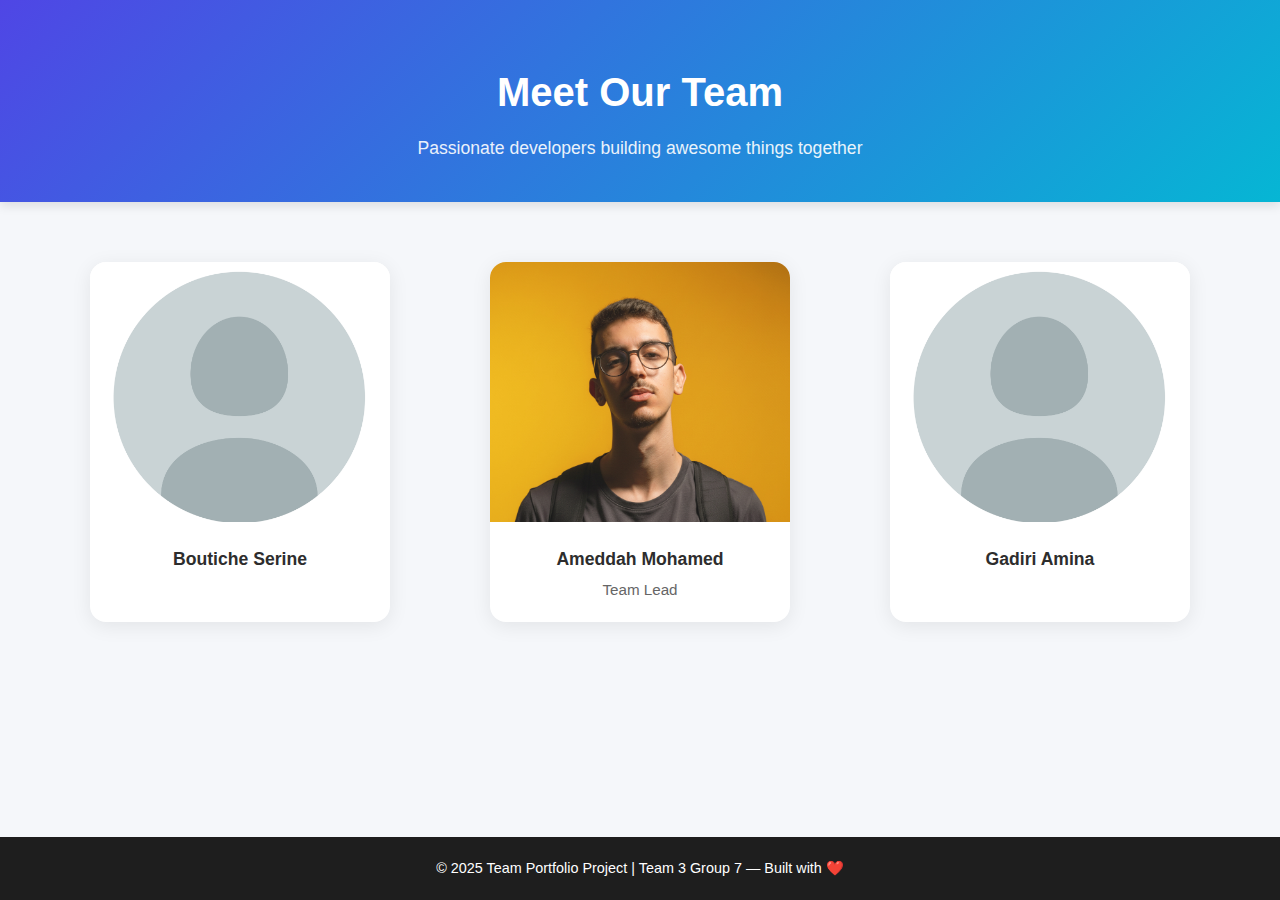
<file: index.html>
<!DOCTYPE html>
<html lang="en">
<head>
  <meta charset="UTF-8" />
  <meta name="viewport" content="width=device-width, initial-scale=1.0" />
  <title>Team Portfolio</title>
  <link rel="stylesheet" href="assets/css/style.css" />
</head>
<body>
  <header>
    <h1>Meet Our Team</h1>
    <p>Passionate developers building awesome things together</p>
  </header>

  <main>
    <section class="team-section">
      <div class="team-grid">
        
        

        <!-- Member 1 -->
        <div class="member-card">
          <img src="assets/images/default-pic.jpg" alt="Member 2" />
          <h3><a href="members-portfolios/boutiche-serine.html">Boutiche Serine</a></h3>

        </div>

        
        <!-- Member 2 -->
        <div class="member-card">
          <img src="assets/images/mohamed.jpg" alt="Member 1" />
          <h3><a href="members-portfolios/ameddah-mohamed.html">Ameddah Mohamed</a></h3>
          <p class="role">Team Lead</p>
        </div>

        <!-- Member 3 -->
        <div class="member-card">
          <img src="assets/images/default-pic.jpg" alt="Member 3" />
          <h3><a href="members-portfolios/gadiri-amina.html">Gadiri Amina</a></h3>


        </div>
      </div>
    </section>
  </main>

  <footer>
    <p>© 2025 Team Portfolio Project | Team 3 Group 7 — Built with ❤️</p>

  </footer>
</body>
</html>
</file>
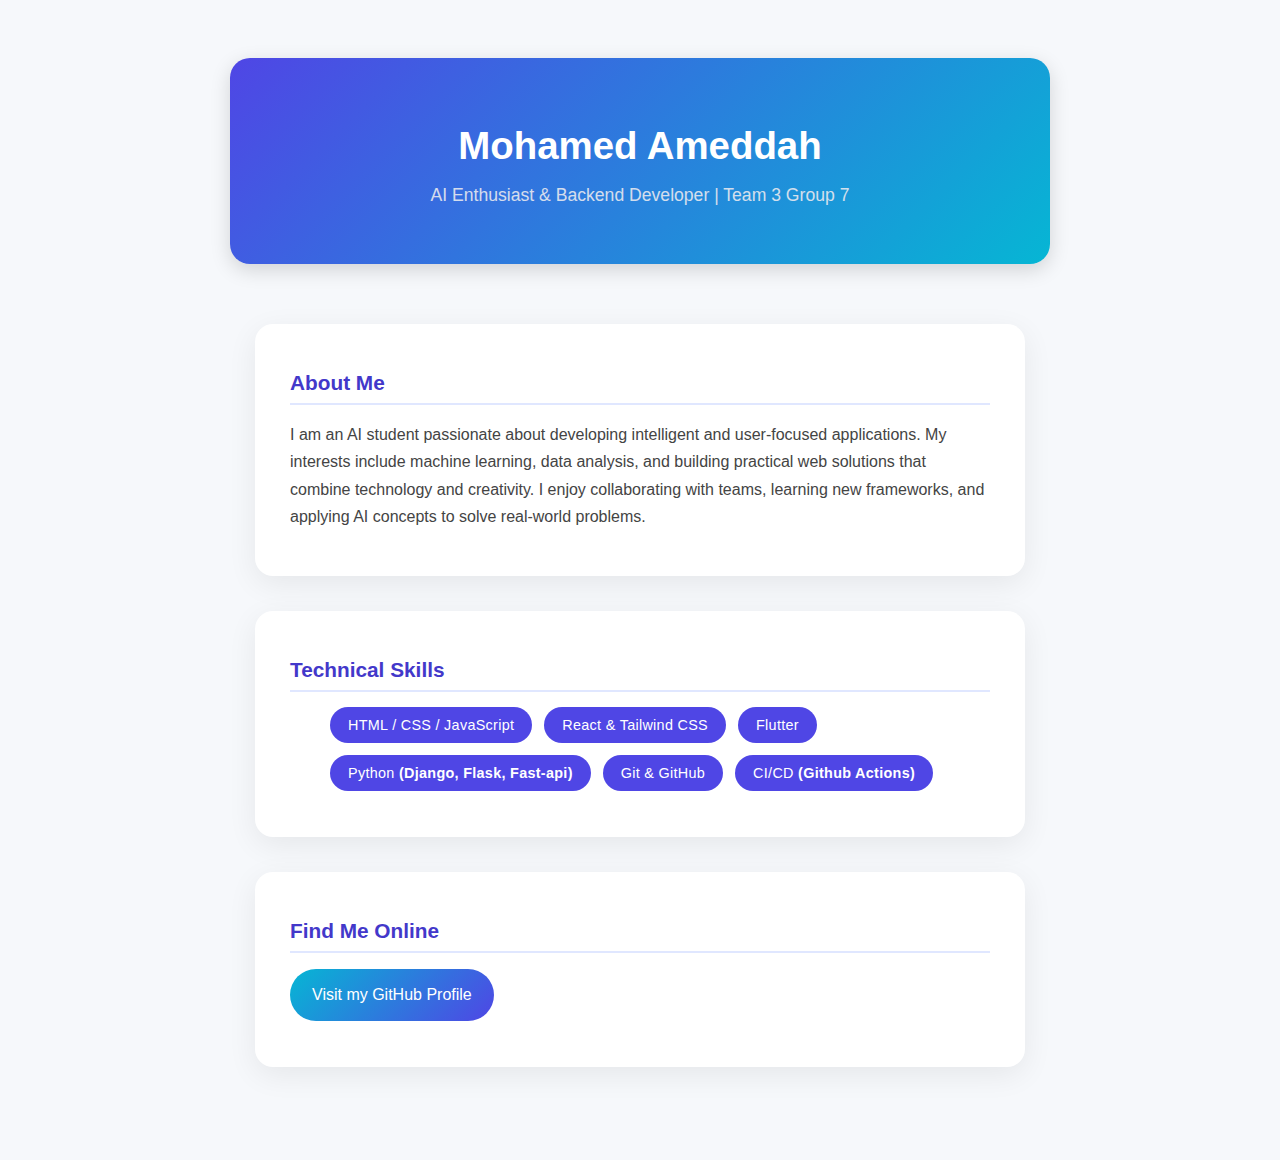
<file: members-portfolios/ameddah-mohamed.html>
<!DOCTYPE html>
<html lang="en">
<head>
  <meta charset="UTF-8">
  <meta name="viewport" content="width=device-width, initial-scale=1.0">
  <title>Mohamed Ameddah | Portfolio</title>
  <link rel="stylesheet" href="../assets/css/ameddah-mohamed.css">
</head>
<body class="profile-page">

  <header>
    <h1>Mohamed Ameddah</h1>
    <p>AI Enthusiast & Backend Developer | Team 3 Group 7</p>
  </header>

  <section class="bio">
    <h2>About Me</h2>
    <p>
        I am an AI student passionate about developing intelligent and user-focused applications.
        My interests include machine learning, data analysis, and building practical web solutions
        that combine technology and creativity. I enjoy collaborating with teams, learning new frameworks,
        and applying AI concepts to solve real-world problems.
    </p>
  </section>

  <section class="skills">
    <h2>Technical Skills</h2>
    <ul>
      <li>HTML / CSS / JavaScript</li>
      <li>React & Tailwind CSS</li>
      <li>Flutter</li>
      <li>Python <strong>(Django, Flask, Fast-api)</strong></li>
      <li>Git & GitHub</li>
      <li>CI/CD <strong>(Github Actions)</strong></li>
    </ul>
  </section>

  <section class="links">
    <h2>Find Me Online</h2>
    <p>
      <a href="https://github.com/Ameddah-Mohamed" target="_blank">Visit my GitHub Profile</a>
    </p>
  </section>

</body>
</html>
</file>
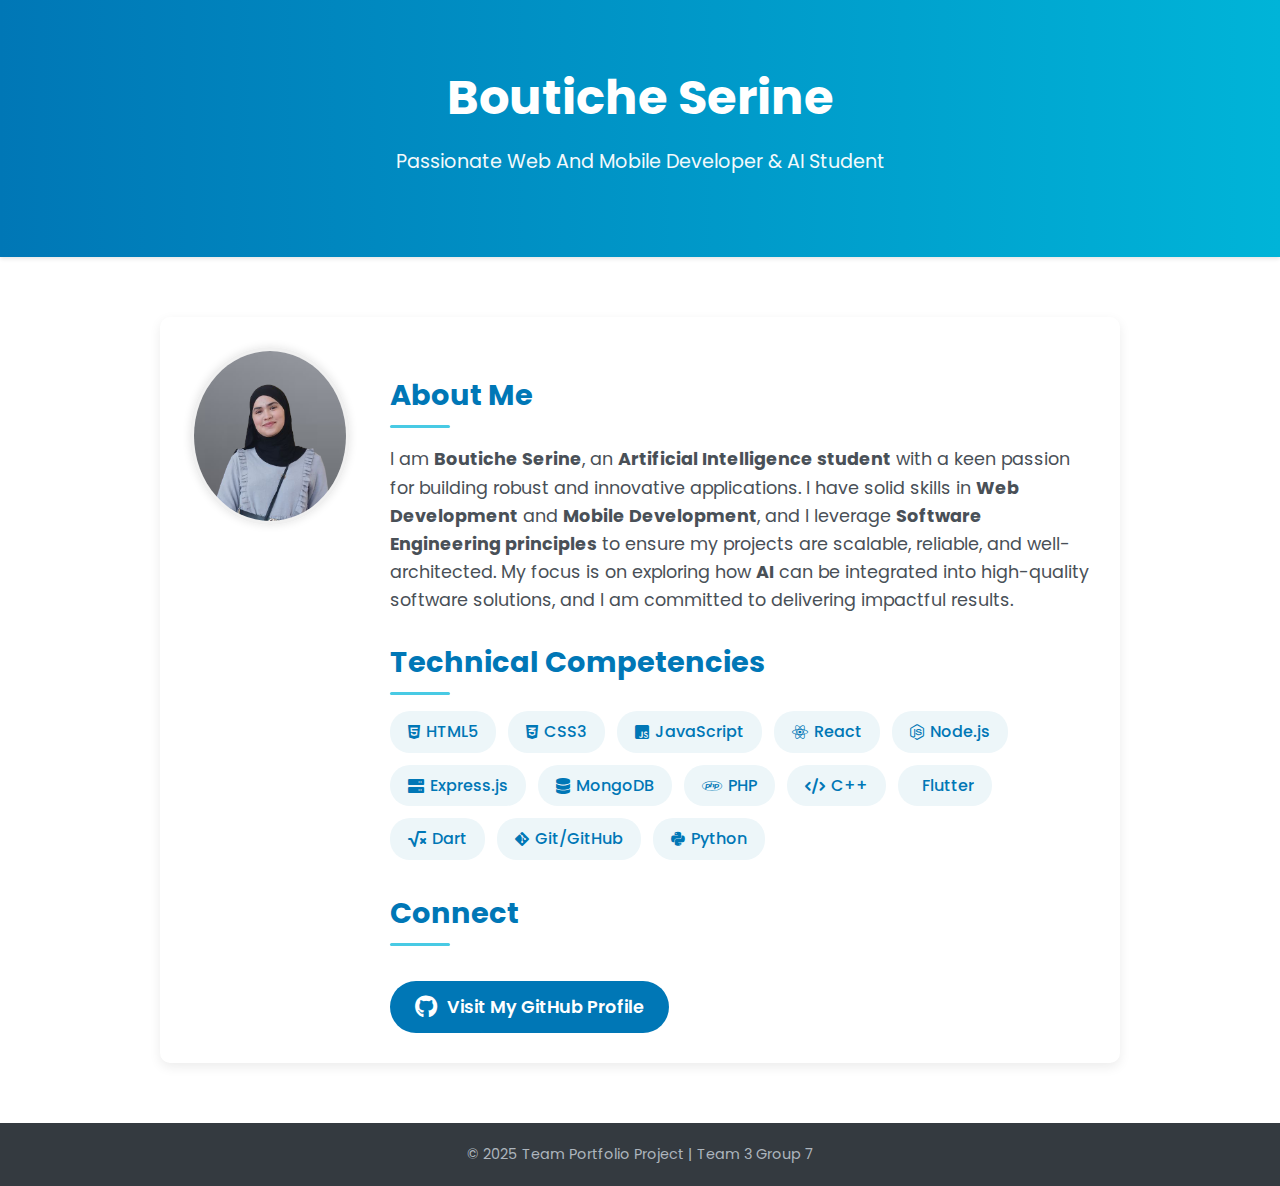
<file: members-portfolios/boutiche-serine.html>
<!DOCTYPE html>
<html lang="en">
<head>
    <meta charset="UTF-8">
    <meta name="viewport" content="width=device-width, initial-scale=1.0">
    <title>Boutiche Serine - Developer Profile</title>
    <link rel="stylesheet" href="../assets/css/boutiche-serine.css"> 
    <link href="https://fonts.googleapis.com/css2?family=Poppins:wght@400;600;700&display=swap" rel="stylesheet">
    <link rel="stylesheet" href="https://cdnjs.cloudflare.com/ajax/libs/font-awesome/6.0.0-beta3/css/all.min.css">
</head>
<body>
    <header class="profile-header">
        <div class="header-content">
            <h1>Boutiche Serine</h1>
            <p>Passionate Web And Mobile Developer & AI Student</p>
        </div>
    </header>

    <main class="profile-container">
        <section class="profile-card">
            <div class="profile-image-container">
                <img src="../assets/images/serine.png" alt="Boutiche Serine Profile" class="profile-photo"> 
            </div>
            <div class="profile-details">
                <h2>About Me</h2>
              <p>
        I am <strong>Boutiche Serine</strong>, an <strong>Artificial Intelligence student</strong> with a keen passion for building robust and innovative applications. I have solid skills in <strong>Web Development</strong> and <strong>Mobile Development</strong>, and I leverage <strong>Software Engineering principles</strong> to ensure my projects are scalable, reliable, and well-architected. My focus is on exploring how <strong>AI</strong> can be integrated into high-quality software solutions, and I am committed to delivering impactful results.
    </p>

                <h2>Technical Competencies</h2>
                <ul class="skills-list">
                    <li><i class="fab fa-html5"></i> HTML5</li>
                    <li><i class="fab fa-css3-alt"></i> CSS3</li>
                    <li><i class="fab fa-js-square"></i> JavaScript</li>
                    <li><i class="fab fa-react"></i> React</li>
                    <li><i class="fab fa-node-js"></i> Node.js</li>
                    <li><i class="fas fa-server"></i> Express.js</li>
                    <li><i class="fas fa-database"></i> MongoDB</li>
                    <li><i class="fab fa-php"></i> PHP</li>
                    <li><i class="fas fa-code"></i> C++</li>
                    <li><i class="fab fa-flutter"></i> Flutter</li>
                    <li><i class="fas fa-square-root-alt"></i> Dart</li>
                    <li><i class="fab fa-git-alt"></i> Git/GitHub</li>
                    <li><i class="fab fa-python"></i> Python</li>
                </ul>

                <h2>Connect</h2>
                <a href="https://github.com/B-serine" target="_blank" class="github-link">
                    <i class="fab fa-github"></i> Visit My GitHub Profile
                </a>
            </div>
        </section>
    </main>

    <footer class="profile-footer">
        &copy; 2025 Team Portfolio Project | Team 3 Group 7
    </footer>
</body>
</html>
</file>
<file: assets/css/ameddah-mohamed.css>
/* ===========================
  ameddah-mohamed.html style
=========================== */

.profile-page {
  background: #f6f8fb;
  font-family: "Poppins", sans-serif;
  color: #333;
  display: flex;
  flex-direction: column;
  align-items: center;
  padding: 50px 20px;
  min-height: 100vh;
}

/* Gradient name banner */
.profile-page header {
  text-align: center;
  background: linear-gradient(135deg, #4f46e5, #06b6d4);
  color: white;
  padding: 40px 60px;
  border-radius: 20px;
  box-shadow: 0 6px 20px rgba(0, 0, 0, 0.15);
  margin-bottom: 60px;
  max-width: 700px;
  width: 100%;
}

.profile-page header h1 {
  font-size: 2.4rem;
  font-weight: 700;
  margin-bottom: 8px;
}

.profile-page header p {
  font-size: 1.1rem;
  opacity: 0.9;
  color: #e6e8ef;
}

/* Card-style sections */
.profile-page section {
  background: white;
  width: 100%;
  max-width: 700px;
  margin-bottom: 35px;
  border-radius: 18px;
  padding: 30px 35px;
  box-shadow: 0 8px 30px rgba(0, 0, 0, 0.07);
  transition: transform 0.25s ease, box-shadow 0.25s ease;
}

.profile-page section:hover {
  transform: translateY(-4px);
  box-shadow: 0 10px 35px rgba(0, 0, 0, 0.1);
}

/* Section headers */
.profile-page section h2 {
  color: #4338ca;
  font-size: 1.3rem;
  margin-bottom: 15px;
  border-bottom: 2px solid #e0e7ff;
  padding-bottom: 8px;
}

/* Paragraphs */
.profile-page section p {
  font-size: 1rem;
  color: #444;
  line-height: 1.7;
}

/* Skills as soft rounded tags */
.profile-page .skills ul {
  list-style-type: none;
  display: flex;
  flex-wrap: wrap;
  gap: 12px;
  margin-top: 10px;
}

.profile-page .skills li {
  background: #4f46e5;
  color: white;
  padding: 10px 18px;
  border-radius: 30px;
  font-size: 0.9rem;
  letter-spacing: 0.3px;
  transition: background 0.2s ease, transform 0.2s ease;
}

.profile-page .skills li:hover {
  background: #4338ca;
  transform: scale(1.05);
}

/* GitHub link as a soft button */
.profile-page .links a {
  display: inline-block;
  background: linear-gradient(135deg, #06b6d4, #4f46e5);
  color: white;
  padding: 12px 22px;
  border-radius: 30px;
  text-decoration: none;
  font-weight: 500;
  transition: transform 0.2s ease, box-shadow 0.2s ease;
}

.profile-page .links a:hover {
  transform: scale(1.05);
  box-shadow: 0 4px 12px rgba(79, 70, 229, 0.4);
}

/* Footer */
.profile-page footer {
  text-align: center;
  font-size: 0.9rem;
  color: #666;
  margin-top: 40px;
}
</file>
<file: assets/css/boutiche-serine.css>
/* Minimalist Professional Blue Look for CS Student Portfolio */
body {
    font-family: 'Poppins', sans-serif;
    margin: 0;
    padding: 0;
    background-color: #FFFFFF; /* Pure White Base - Very Clean */
    color: #212529; /* Very Dark Gray Text */
    line-height: 1.6;
    display: flex; 
    flex-direction: column; 
    min-height: 100vh; 
}

/* --- Card & General Layout --- */
.profile-card {
    background-color: #ffffff;
    border-radius: 10px; /* Slightly softer corners */
    box-shadow: 0 4px 12px rgba(0, 0, 0, 0.08); /* Subtle shadow */
    max-width: 900px;
    width: 100%;
    display: flex;
    flex-direction: column; 
    align-items: center;
    padding: 30px;
    margin: 20px;
    transition: box-shadow 0.3s ease;
}

.profile-card:hover {
    box-shadow: 0 6px 16px rgba(0, 0, 0, 0.12); /* Subtle hover lift */
}

/* --- Header & Main Accent --- */
.profile-header {
    /* Subtle gradient for depth, using the core blue */
    background: linear-gradient(to right, #0077B6, #00B4D8); 
    color: white;
    padding: 60px 20px;
    text-align: center;
    box-shadow: 0 2px 4px rgba(0, 0, 0, 0.1);
}

.profile-header h1 {
    margin: 0;
    font-size: 3em;
    font-weight: 700;
}

.profile-header p {
    font-size: 1.2em;
    margin-top: 10px;
    opacity: 0.95;
}

/* --- Profile Image & Details --- */
.profile-container {
    flex-grow: 1; 
    display: flex;
    justify-content: center;
    padding: 40px 20px;
}

.profile-image-container {
    width: 200px;
    height: 170px;
    border-radius: 50%;
    overflow: hidden;
    border: 4px solid #F0F0F0; /* Light border */
    box-shadow: 0 0 8px rgba(0, 0, 0, 0.1);
    margin-bottom: 30px;
}

.profile-photo {
    width: 100%;
    height: 100%;
    object-fit: cover;
}

.profile-details {
    text-align: center;
    max-width: 700px;
}

.profile-details h2 {
    color: #0077B6; /* Primary Blue accent */
    font-size: 1.8em;
    margin-top: 25px;
    margin-bottom: 15px;
    position: relative;
    padding-bottom: 10px;
}

.profile-details h2::after {
    content: '';
    position: absolute;
    left: 50%;
    bottom: 0;
    transform: translateX(-50%);
    width: 60px;
    height: 3px;
    background-color: #48CAE4; /* Light Cyan underline */
    border-radius: 5px;
}

.profile-details p {
    font-size: 1.1em;
    margin-bottom: 25px;
    color: #495057; /* Medium Dark Gray */
}

/* --- Skills List (Muted & Clean) --- */
.skills-list {
    list-style: none;
    padding: 0;
    display: flex;
    flex-wrap: wrap;
    justify-content: center;
    gap: 12px; 
    margin-bottom: 30px;
}

.skills-list li {
    background-color: #EDF6F9; /* Very Pale Blue background */
    color: #0077B6; /* Primary Blue text */
    padding: 8px 18px;
    border-radius: 20px;
    font-weight: 500;
    display: flex;
    align-items: center;
    gap: 6px; 
    transition: background-color 0.3s ease, color 0.3s ease;
}

.skills-list li:hover {
    background-color: #0077B6; /* Darker blue on hover */
    color: white;
}

.skills-list li i {
    font-size: 1.0em;
}

/* --- GitHub Link/Button --- */
.github-link {
    display: inline-flex;
    align-items: center;
    background-color: #0077B6; /* Primary Blue button */
    color: white;
    padding: 12px 25px;
    border-radius: 30px;
    text-decoration: none;
    font-weight: 600;
    font-size: 1.1em;
    transition: background-color 0.3s ease, transform 0.2s ease;
    margin-top: 20px;
}

.github-link:hover {
    background-color: #0096C7; /* Slightly lighter blue on hover */
    transform: translateY(-2px);
}

.github-link i {
    margin-right: 10px;
    font-size: 1.3em;
}

/* --- Footer --- */
.profile-footer {
    background-color: #343A40; /* Dark Footer */
    color: #ADB5BD;
    text-align: center;
    padding: 20px;
    font-size: 0.9em;
    margin-top: auto; 
}


/* Responsive Design */
@media (min-width: 768px) {
    .profile-card {
        flex-direction: row; 
        text-align: left;
        align-items: flex-start;
    }

    .profile-image-container {
        margin-right: 40px;
        margin-bottom: 0; 
    }

    .profile-details {
        text-align: left;
    }

    .profile-details h2::after {
        left: 0;
        transform: translateX(0);
    }

    .skills-list {
        justify-content: flex-start;
    }

    .github-link {
        margin-left: 0;
    }
}
</file>
<file: assets/css/style.css>
/* Reset default browser styles */
* {
  margin: 0;
  padding: 0;
  box-sizing: border-box;
}

/* General layout */
body {
  font-family: "Poppins", sans-serif;
  background: #f5f7fa;
  color: #333;
  line-height: 1.6;
  display: flex;
  flex-direction: column;
  min-height: 100vh;
}

/* Header styling */
header {
  text-align: center;
  background: linear-gradient(135deg, #4f46e5, #06b6d4);
  color: white;
  padding: 60px 20px 40px;
  box-shadow: 0 4px 10px rgba(0, 0, 0, 0.1);
}

header h1 {
  font-size: 2.5rem;
  margin-bottom: 10px;
}

header p {
  font-size: 1.1rem;
  opacity: 0.9;
}

/* Team grid section */
.team-section {
  flex: 1;
  padding: 60px 20px;
  max-width: 1200px;
  margin: 0 auto;
}

.team-grid {
  display: grid;
  grid-template-columns: repeat(auto-fit, minmax(250px, 1fr));
  gap: 40px;
  justify-items: center;
}

/* Individual member cards */
.member-card {
  background: white;
  border-radius: 16px;
  overflow: hidden;
  text-align: center;
  box-shadow: 0 4px 20px rgba(0, 0, 0, 0.08);
  transition: transform 0.3s ease, box-shadow 0.3s ease;
  width: 100%;
  max-width: 300px;
}

.member-card:hover {
  transform: translateY(-8px);
  box-shadow: 0 8px 25px rgba(0, 0, 0, 0.15);
}

.member-card img {
  width: 100%;
  height: 260px;
  object-fit: cover;
}

.member-card h3 {
  margin: 15px 0 5px;
  font-size: 1.1rem;
}

.member-card h3 a {
  text-decoration: none;
  color: #2d2d2d;
  transition: color 0.2s;
}

.member-card h3 a:hover {
  color: #4f46e5;
}

.member-card .role {
  font-size: 0.95rem;
  color: #666;
  margin-bottom: 20px;
}

/* Footer styling */
footer {
  text-align: center;
  background: #1e1e1e;
  color: white;
  padding: 20px 10px;
  font-size: 0.9rem;
  margin-top: auto;
}

/* Responsive tweaks */
@media (max-width: 600px) {
  header h1 {
    font-size: 2rem;
  }

  .member-card img {
    height: 200px;
  }
}
</file>
